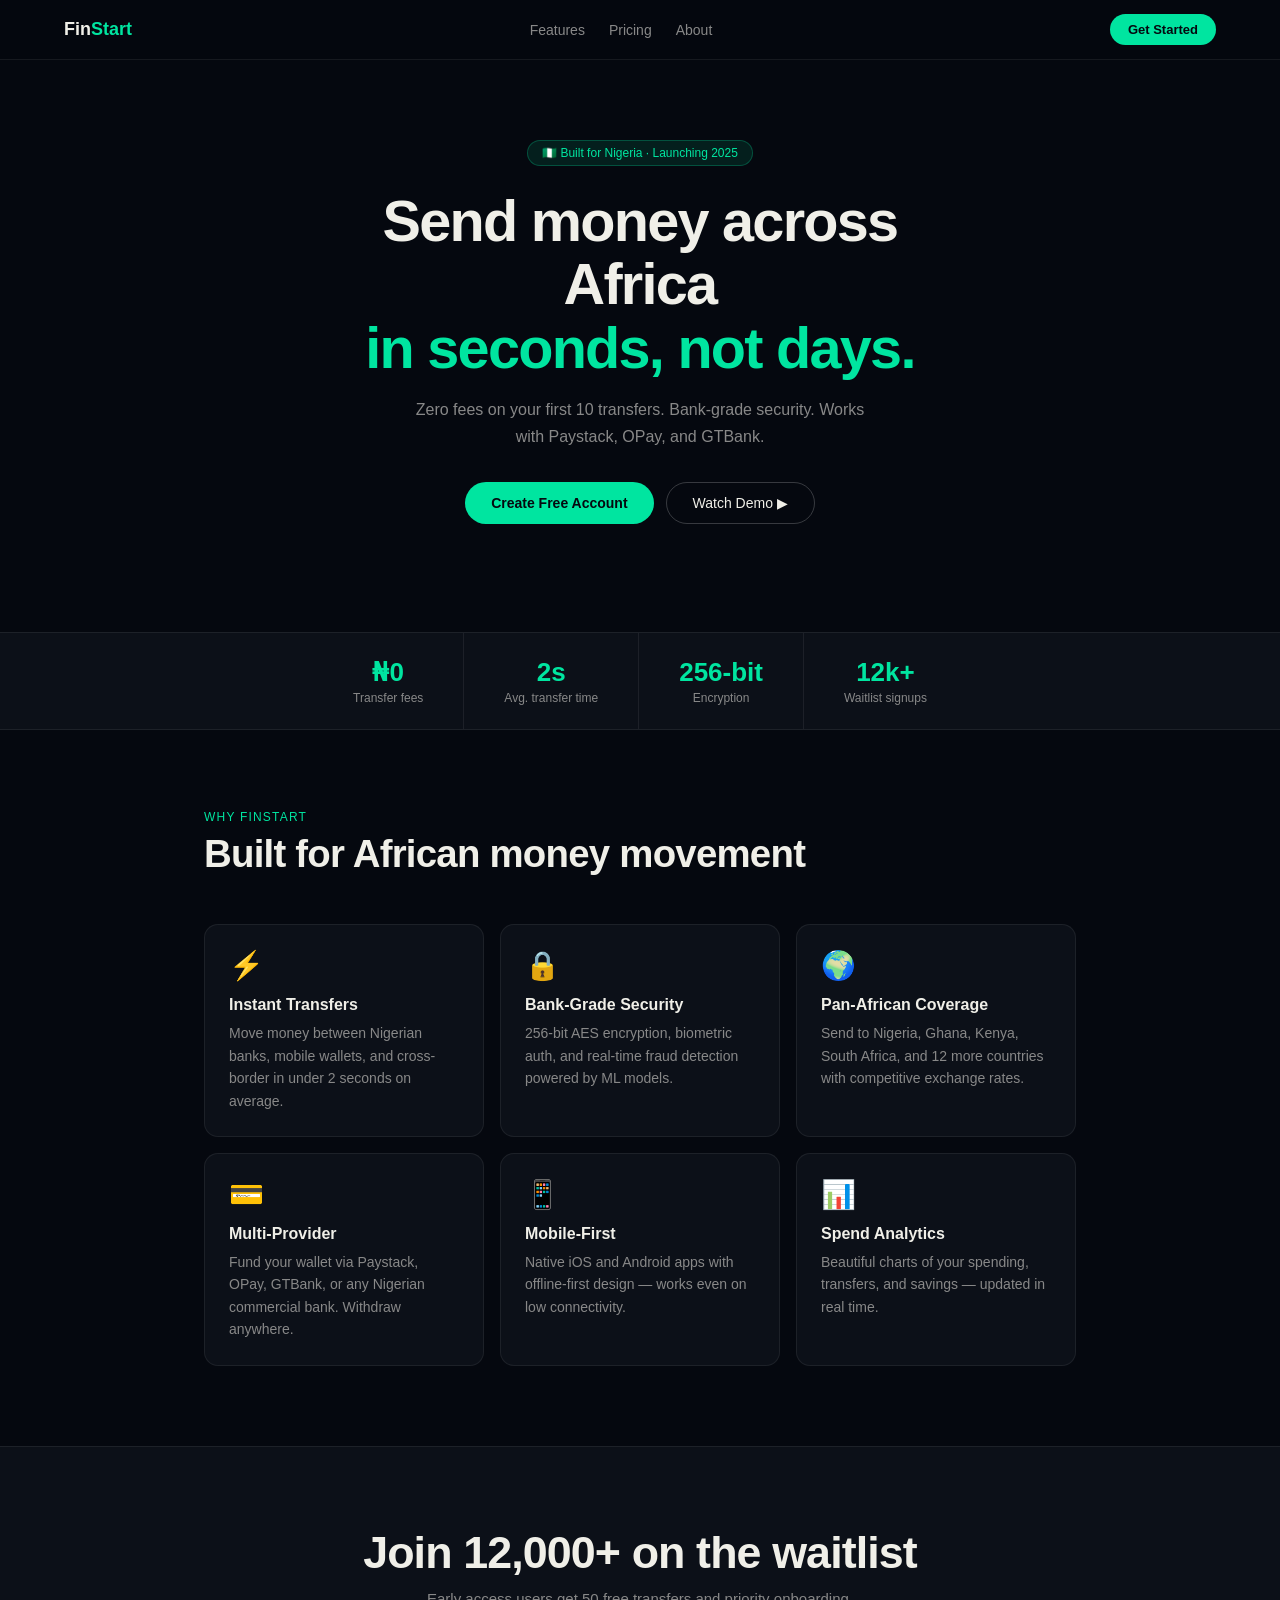
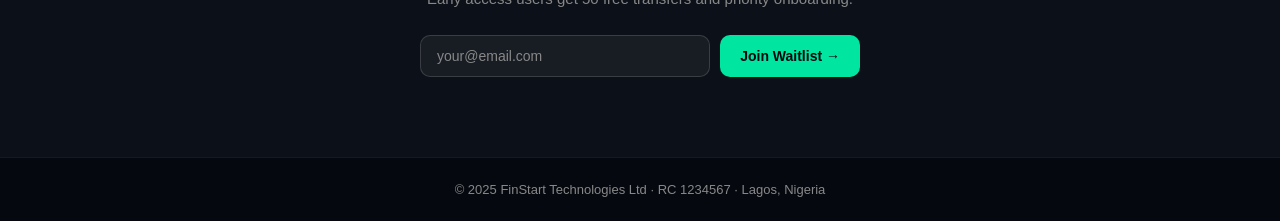
<file: index.html>
<!DOCTYPE html>
<html lang="en">
<head>
<meta charset="UTF-8" />
<meta name="viewport" content="width=device-width, initial-scale=1.0" />
<title>FinStart — Send Money Across Africa in Seconds</title>
<meta name="description" content="Zero-fee transfers. Bank-grade security. Works with Paystack, OPay, and GTBank." />
<meta property="og:title" content="FinStart — Send Money Across Africa in Seconds" />
<meta property="og:description" content="Zero fees on your first 10 transfers." />
<style>
  *, *::before, *::after { box-sizing: border-box; margin: 0; padding: 0; }
  :root {
    --bg: #05080f; --surface: #0c1018; --border: rgba(255,255,255,0.07);
    --accent: #00e5a0; --text: #f0efe8; --muted: #888;
    --radius: 14px;
  }
  html { scroll-behavior: smooth; }
  body { font-family: -apple-system, BlinkMacSystemFont, 'Segoe UI', sans-serif; background: var(--bg); color: var(--text); }

  /* NAV */
  nav { padding: 14px 5%; display: flex; align-items: center; justify-content: space-between; border-bottom: 1px solid var(--border); backdrop-filter: blur(10px); position: sticky; top: 0; z-index: 10; background: rgba(5,8,15,0.9); }
  .nav-logo { font-size: 18px; font-weight: 800; } .nav-logo span { color: var(--accent); }
  .nav-links { display: flex; gap: 24px; } .nav-links a { color: var(--muted); text-decoration: none; font-size: 14px; }
  .nav-links a:hover { color: var(--text); }
  .nav-cta { background: var(--accent); color: #05080f; padding: 8px 18px; border-radius: 24px; font-size: 13px; font-weight: 700; text-decoration: none; border: none; cursor: pointer; }

  /* HERO */
  .hero { padding: 80px 5% 60px; text-align: center; max-width: 700px; margin: 0 auto; }
  .hero-badge { display: inline-flex; align-items: center; gap: 6px; background: rgba(0,229,160,0.1); border: 1px solid rgba(0,229,160,0.25); color: var(--accent); padding: 5px 14px; border-radius: 24px; font-size: 12px; margin-bottom: 24px; }
  .hero h1 { font-size: clamp(2.2rem,6vw,3.6rem); font-weight: 800; letter-spacing: -0.03em; line-height: 1.1; margin-bottom: 16px; }
  .hero h1 em { color: var(--accent); font-style: normal; }
  .hero p { color: var(--muted); font-size: 16px; line-height: 1.7; max-width: 460px; margin: 0 auto 32px; }
  .hero-actions { display: flex; gap: 12px; justify-content: center; flex-wrap: wrap; margin-bottom: 48px; }
  .btn-primary { background: var(--accent); color: #05080f; padding: 12px 26px; border-radius: 28px; font-size: 14px; font-weight: 700; border: none; cursor: pointer; text-decoration: none; }
  .btn-secondary { background: transparent; color: var(--text); border: 1px solid rgba(255,255,255,0.2); padding: 12px 26px; border-radius: 28px; font-size: 14px; cursor: pointer; text-decoration: none; }

  /* STATS */
  .stats { display: flex; justify-content: center; gap: 0; border-top: 1px solid var(--border); border-bottom: 1px solid var(--border); background: var(--surface); }
  .stat { flex: 0 0 auto; padding: 24px 40px; border-right: 1px solid var(--border); text-align: center; }
  .stat:last-child { border-right: none; }
  .stat-val { font-size: 26px; font-weight: 800; color: var(--accent); }
  .stat-label { font-size: 12px; color: var(--muted); margin-top: 3px; }

  /* FEATURES */
  .features { padding: 80px 5%; max-width: 1000px; margin: 0 auto; }
  .section-label { font-size: 12px; text-transform: uppercase; letter-spacing: 0.1em; color: var(--accent); margin-bottom: 8px; }
  .section-title { font-size: clamp(1.8rem,3.5vw,2.4rem); font-weight: 800; letter-spacing: -0.02em; margin-bottom: 48px; }
  .features-grid { display: grid; grid-template-columns: repeat(3,1fr); gap: 16px; }
  .feature-card { background: var(--surface); border: 1px solid var(--border); border-radius: var(--radius); padding: 24px; }
  .feature-icon { font-size: 28px; margin-bottom: 14px; }
  .feature-title { font-size: 16px; font-weight: 700; margin-bottom: 8px; }
  .feature-desc { font-size: 14px; color: var(--muted); line-height: 1.6; }

  /* CTA SECTION */
  .cta-section { text-align: center; padding: 80px 5%; background: var(--surface); border-top: 1px solid var(--border); }
  .cta-section h2 { font-size: clamp(1.8rem,4vw,2.8rem); font-weight: 800; letter-spacing: -0.02em; margin-bottom: 12px; }
  .cta-section p { color: var(--muted); font-size: 15px; margin-bottom: 28px; }
  .waitlist-form { display: flex; gap: 10px; justify-content: center; max-width: 440px; margin: 0 auto; }
  .waitlist-form input { flex: 1; background: rgba(255,255,255,0.05); border: 1px solid rgba(255,255,255,0.15); border-radius: 10px; padding: 12px 16px; color: var(--text); font-size: 14px; outline: none; }
  .waitlist-form input::placeholder { color: var(--muted); }
  .waitlist-form input:focus { border-color: var(--accent); }
  .waitlist-form button { background: var(--accent); color: #05080f; border: none; border-radius: 10px; padding: 12px 20px; font-size: 14px; font-weight: 700; cursor: pointer; white-space: nowrap; }

  footer { padding: 24px 5%; text-align: center; color: var(--muted); font-size: 13px; border-top: 1px solid var(--border); }

  @media (max-width: 700px) {
    .nav-links { display: none; }
    .features-grid { grid-template-columns: 1fr; }
    .stats { flex-wrap: wrap; }
    .stat { border-right: none; border-bottom: 1px solid var(--border); width: 50%; }
    .waitlist-form { flex-direction: column; }
  }
</style>
</head>
<body>

<nav>
  <div class="nav-logo">Fin<span>Start</span></div>
  <div class="nav-links">
    <a href="#features">Features</a>
    <a href="#pricing">Pricing</a>
    <a href="#about">About</a>
  </div>
  <button class="nav-cta" onclick="document.getElementById('waitlist-email').focus()">Get Started</button>
</nav>

<section class="hero">
  <div class="hero-badge">🇳🇬 Built for Nigeria · Launching 2025</div>
  <h1>Send money across Africa<br><em>in seconds, not days.</em></h1>
  <p>Zero fees on your first 10 transfers. Bank-grade security. Works with Paystack, OPay, and GTBank.</p>
  <div class="hero-actions">
    <button class="btn-primary" onclick="document.getElementById('waitlist-email').focus()">Create Free Account</button>
    <button class="btn-secondary" onclick="alert('Demo video coming soon!')">Watch Demo ▶</button>
  </div>
</section>

<div class="stats">
  <div class="stat"><div class="stat-val counter" data-target="0">₦0</div><div class="stat-label">Transfer fees</div></div>
  <div class="stat"><div class="stat-val">2s</div><div class="stat-label">Avg. transfer time</div></div>
  <div class="stat"><div class="stat-val">256-bit</div><div class="stat-label">Encryption</div></div>
  <div class="stat"><div class="stat-val">12k+</div><div class="stat-label">Waitlist signups</div></div>
</div>

<section id="features" class="features">
  <div class="section-label">Why FinStart</div>
  <div class="section-title">Built for African money movement</div>
  <div class="features-grid">
    <div class="feature-card"><div class="feature-icon">⚡</div><div class="feature-title">Instant Transfers</div><div class="feature-desc">Move money between Nigerian banks, mobile wallets, and cross-border in under 2 seconds on average.</div></div>
    <div class="feature-card"><div class="feature-icon">🔒</div><div class="feature-title">Bank-Grade Security</div><div class="feature-desc">256-bit AES encryption, biometric auth, and real-time fraud detection powered by ML models.</div></div>
    <div class="feature-card"><div class="feature-icon">🌍</div><div class="feature-title">Pan-African Coverage</div><div class="feature-desc">Send to Nigeria, Ghana, Kenya, South Africa, and 12 more countries with competitive exchange rates.</div></div>
    <div class="feature-card"><div class="feature-icon">💳</div><div class="feature-title">Multi-Provider</div><div class="feature-desc">Fund your wallet via Paystack, OPay, GTBank, or any Nigerian commercial bank. Withdraw anywhere.</div></div>
    <div class="feature-card"><div class="feature-icon">📱</div><div class="feature-title">Mobile-First</div><div class="feature-desc">Native iOS and Android apps with offline-first design — works even on low connectivity.</div></div>
    <div class="feature-card"><div class="feature-icon">📊</div><div class="feature-title">Spend Analytics</div><div class="feature-desc">Beautiful charts of your spending, transfers, and savings — updated in real time.</div></div>
  </div>
</section>

<section class="cta-section" id="waitlist">
  <h2>Join 12,000+ on the waitlist</h2>
  <p>Early access users get 50 free transfers and priority onboarding.</p>
  <div class="waitlist-form">
    <input id="waitlist-email" type="email" placeholder="your@email.com" />
    <button onclick="submitWaitlist()">Join Waitlist →</button>
  </div>
</section>

<footer>© 2025 FinStart Technologies Ltd · RC 1234567 · Lagos, Nigeria</footer>

<script>
function submitWaitlist() {
  const email = document.getElementById('waitlist-email').value;
  if (!email || !email.includes('@')) {
    alert('Please enter a valid email address.');
    return;
  }
  alert('🎉 You\'re on the list! We\'ll be in touch soon.');
  document.getElementById('waitlist-email').value = '';
}

// Scroll reveal
const observer = new IntersectionObserver((entries) => {
  entries.forEach(e => {
    if (e.isIntersecting) {
      e.target.style.opacity = '1';
      e.target.style.transform = 'translateY(0)';
    }
  });
}, { threshold: 0.1 });

document.querySelectorAll('.feature-card').forEach((el, i) => {
  el.style.opacity = '0';
  el.style.transform = 'translateY(20px)';
  el.style.transition = `opacity 0.5s ease ${i * 0.08}s, transform 0.5s ease ${i * 0.08}s`;
  observer.observe(el);
});
</script>
</body>
</html>
</file>
